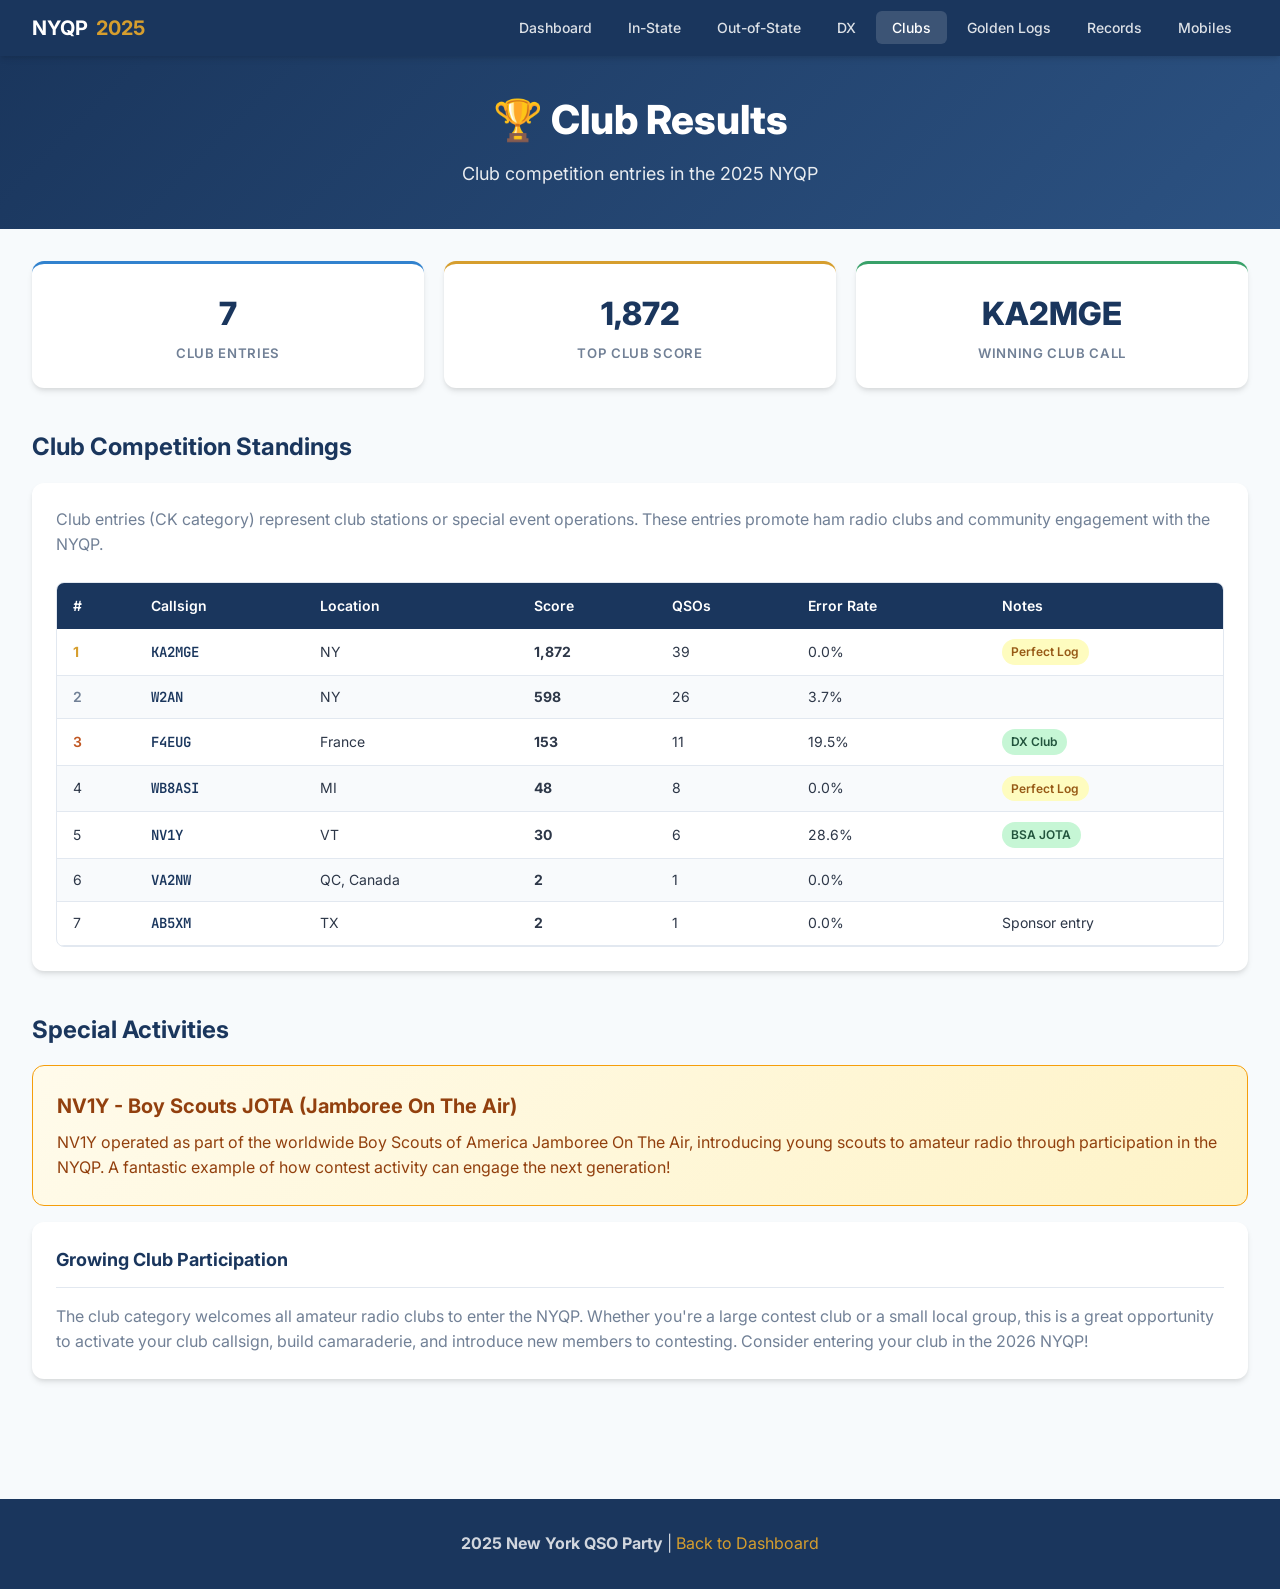
<file: dashboard/pages/clubs.html>
<!DOCTYPE html>
<html lang="en">
<head>
    <meta charset="UTF-8">
    <meta name="viewport" content="width=device-width, initial-scale=1.0">
    <title>Club Results - 2025 NYQP</title>
    <link rel="stylesheet" href="../css/style.css">
    <link href="https://fonts.googleapis.com/css2?family=Inter:wght@400;500;600;700;800&family=JetBrains+Mono:wght@500;600;700&display=swap" rel="stylesheet">
</head>
<body>
    <nav class="navbar">
        <div class="nav-container">
            <a href="../index.html" class="nav-brand">NYQP <span>2025</span></a>
            <button class="nav-toggle" onclick="toggleNav()">&#9776;</button>
            <ul class="nav-links" id="navLinks">
                <li><a href="../index.html">Dashboard</a></li>
                <li><a href="in-state.html">In-State</a></li>
                <li><a href="out-of-state.html">Out-of-State</a></li>
                <li><a href="dx.html">DX</a></li>
                <li><a href="clubs.html" class="active">Clubs</a></li>
                <li><a href="golden-logs.html">Golden Logs</a></li>
                <li><a href="records.html">Records</a></li>
                <li><a href="mobiles.html">Mobiles</a></li>
            </ul>
        </div>
    </nav>

    <section class="hero" style="padding: 2rem;">
        <h1>&#127942; Club Results</h1>
        <p class="subtitle">Club competition entries in the 2025 NYQP</p>
    </section>

    <main class="container">
        <div class="stats-grid">
            <div class="stat-card">
                <div class="stat-value">7</div>
                <div class="stat-label">Club Entries</div>
            </div>
            <div class="stat-card gold">
                <div class="stat-value">1,872</div>
                <div class="stat-label">Top Club Score</div>
            </div>
            <div class="stat-card green">
                <div class="stat-value">KA2MGE</div>
                <div class="stat-label">Winning Club Call</div>
            </div>
        </div>

        <section class="section">
            <h2 class="section-title">Club Competition Standings</h2>
            <div class="card">
                <p style="color: var(--text-light); margin-bottom: 1.5rem;">
                    Club entries (CK category) represent club stations or special event operations.
                    These entries promote ham radio clubs and community engagement with the NYQP.
                </p>
                <div class="table-container">
                    <table>
                        <thead>
                            <tr><th>#</th><th>Callsign</th><th>Location</th><th>Score</th><th>QSOs</th><th>Error Rate</th><th>Notes</th></tr>
                        </thead>
                        <tbody>
                            <tr>
                                <td class="rank-1">1</td>
                                <td class="callsign">KA2MGE</td>
                                <td>NY</td>
                                <td><strong>1,872</strong></td>
                                <td>39</td>
                                <td>0.0%</td>
                                <td><span class="badge badge-gold">Perfect Log</span></td>
                            </tr>
                            <tr>
                                <td class="rank-2">2</td>
                                <td class="callsign">W2AN</td>
                                <td>NY</td>
                                <td><strong>598</strong></td>
                                <td>26</td>
                                <td>3.7%</td>
                                <td></td>
                            </tr>
                            <tr>
                                <td class="rank-3">3</td>
                                <td class="callsign">F4EUG</td>
                                <td>France</td>
                                <td><strong>153</strong></td>
                                <td>11</td>
                                <td>19.5%</td>
                                <td><span class="badge badge-dx">DX Club</span></td>
                            </tr>
                            <tr>
                                <td>4</td>
                                <td class="callsign">WB8ASI</td>
                                <td>MI</td>
                                <td><strong>48</strong></td>
                                <td>8</td>
                                <td>0.0%</td>
                                <td><span class="badge badge-gold">Perfect Log</span></td>
                            </tr>
                            <tr>
                                <td>5</td>
                                <td class="callsign">NV1Y</td>
                                <td>VT</td>
                                <td><strong>30</strong></td>
                                <td>6</td>
                                <td>28.6%</td>
                                <td><span class="badge badge-ssb">BSA JOTA</span></td>
                            </tr>
                            <tr>
                                <td>6</td>
                                <td class="callsign">VA2NW</td>
                                <td>QC, Canada</td>
                                <td><strong>2</strong></td>
                                <td>1</td>
                                <td>0.0%</td>
                                <td></td>
                            </tr>
                            <tr>
                                <td>7</td>
                                <td class="callsign">AB5XM</td>
                                <td>TX</td>
                                <td><strong>2</strong></td>
                                <td>1</td>
                                <td>0.0%</td>
                                <td>Sponsor entry</td>
                            </tr>
                        </tbody>
                    </table>
                </div>
            </div>
        </section>

        <!-- Highlight: BSA JOTA -->
        <section class="section">
            <h2 class="section-title">Special Activities</h2>
            <div class="golden-highlight">
                <div class="call">NV1Y - Boy Scouts JOTA (Jamboree On The Air)</div>
                <p style="margin-top: 0.5rem; color: #92400e;">
                    NV1Y operated as part of the worldwide Boy Scouts of America Jamboree On The Air,
                    introducing young scouts to amateur radio through participation in the NYQP.
                    A fantastic example of how contest activity can engage the next generation!
                </p>
            </div>
            <div class="card" style="margin-top: 1rem;">
                <div class="card-header">Growing Club Participation</div>
                <p style="color: var(--text-light);">
                    The club category welcomes all amateur radio clubs to enter the NYQP.
                    Whether you're a large contest club or a small local group, this is a great
                    opportunity to activate your club callsign, build camaraderie, and introduce
                    new members to contesting. Consider entering your club in the 2026 NYQP!
                </p>
            </div>
        </section>
    </main>

    <footer class="footer">
        <p><strong>2025 New York QSO Party</strong> | <a href="../index.html">Back to Dashboard</a></p>
    </footer>

    <script>
        function toggleNav() { document.getElementById('navLinks').classList.toggle('show'); }
    </script>
</body>
</html>
</file>
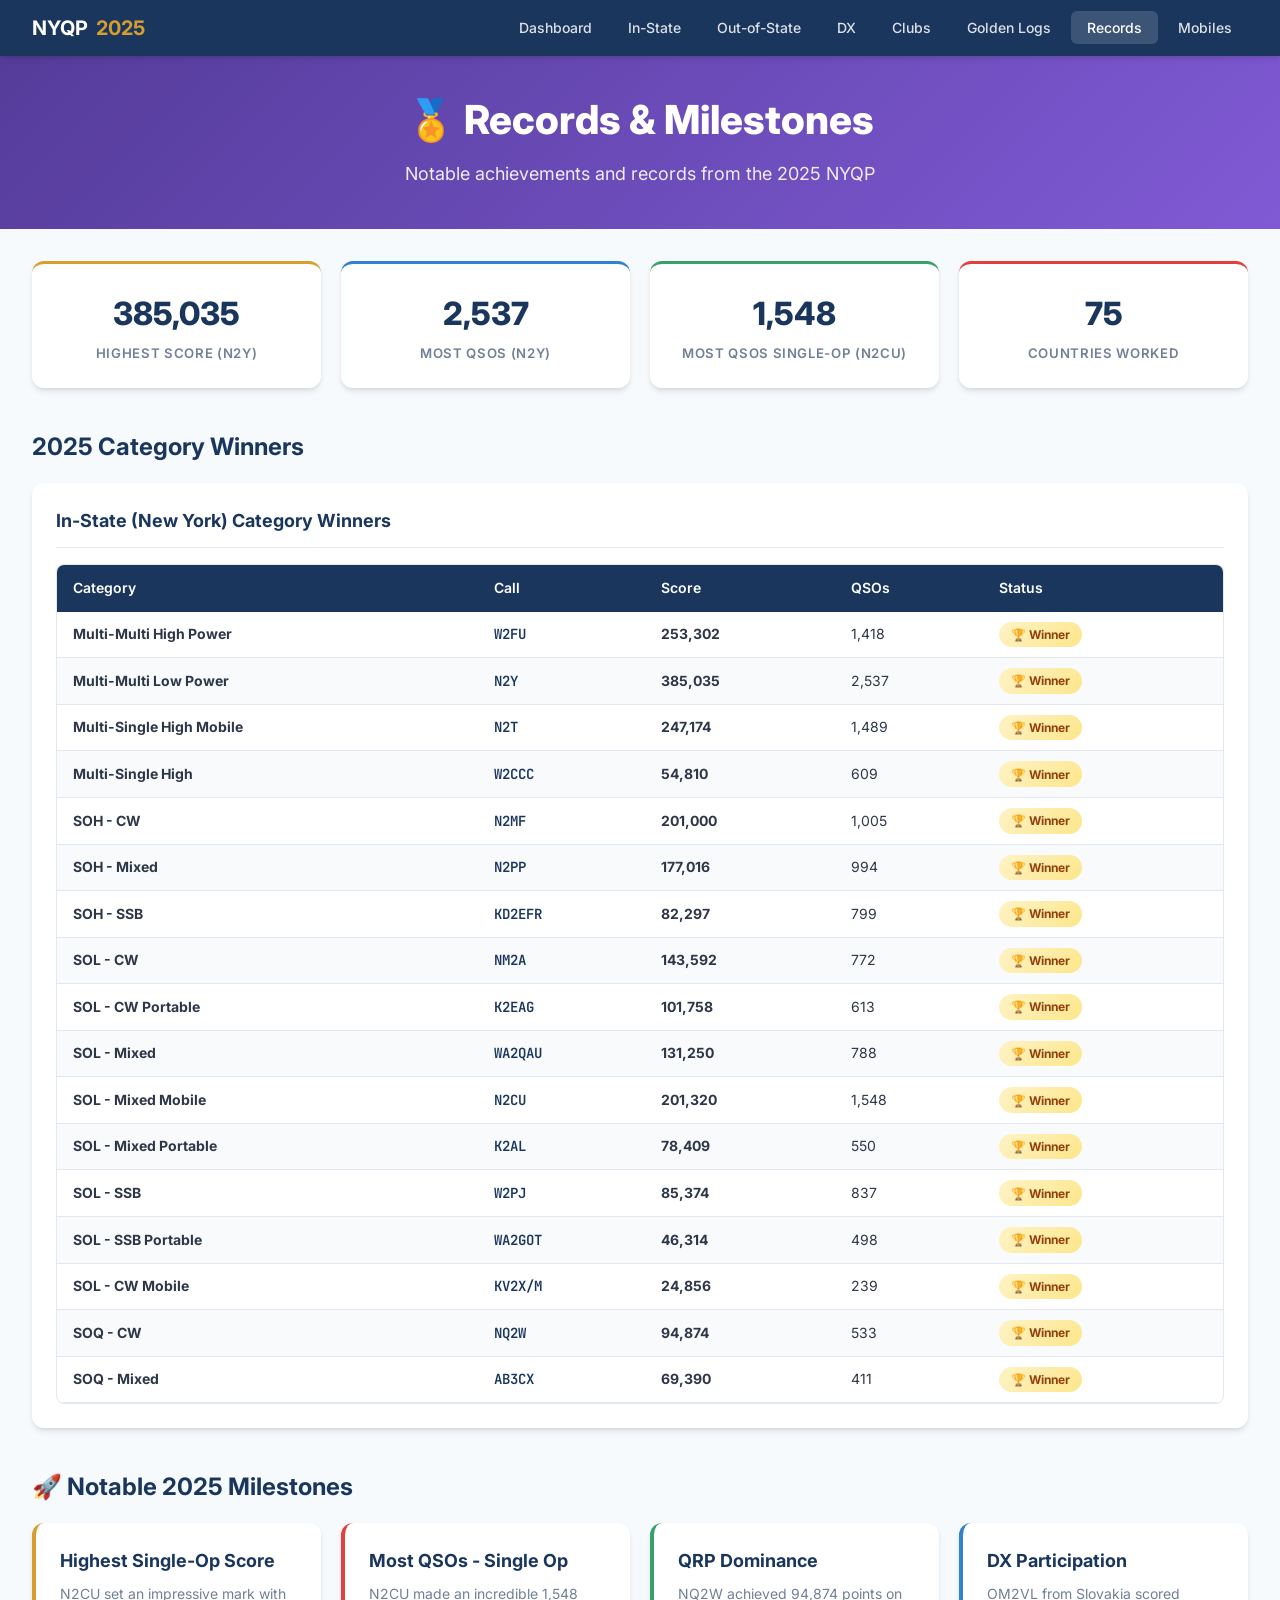
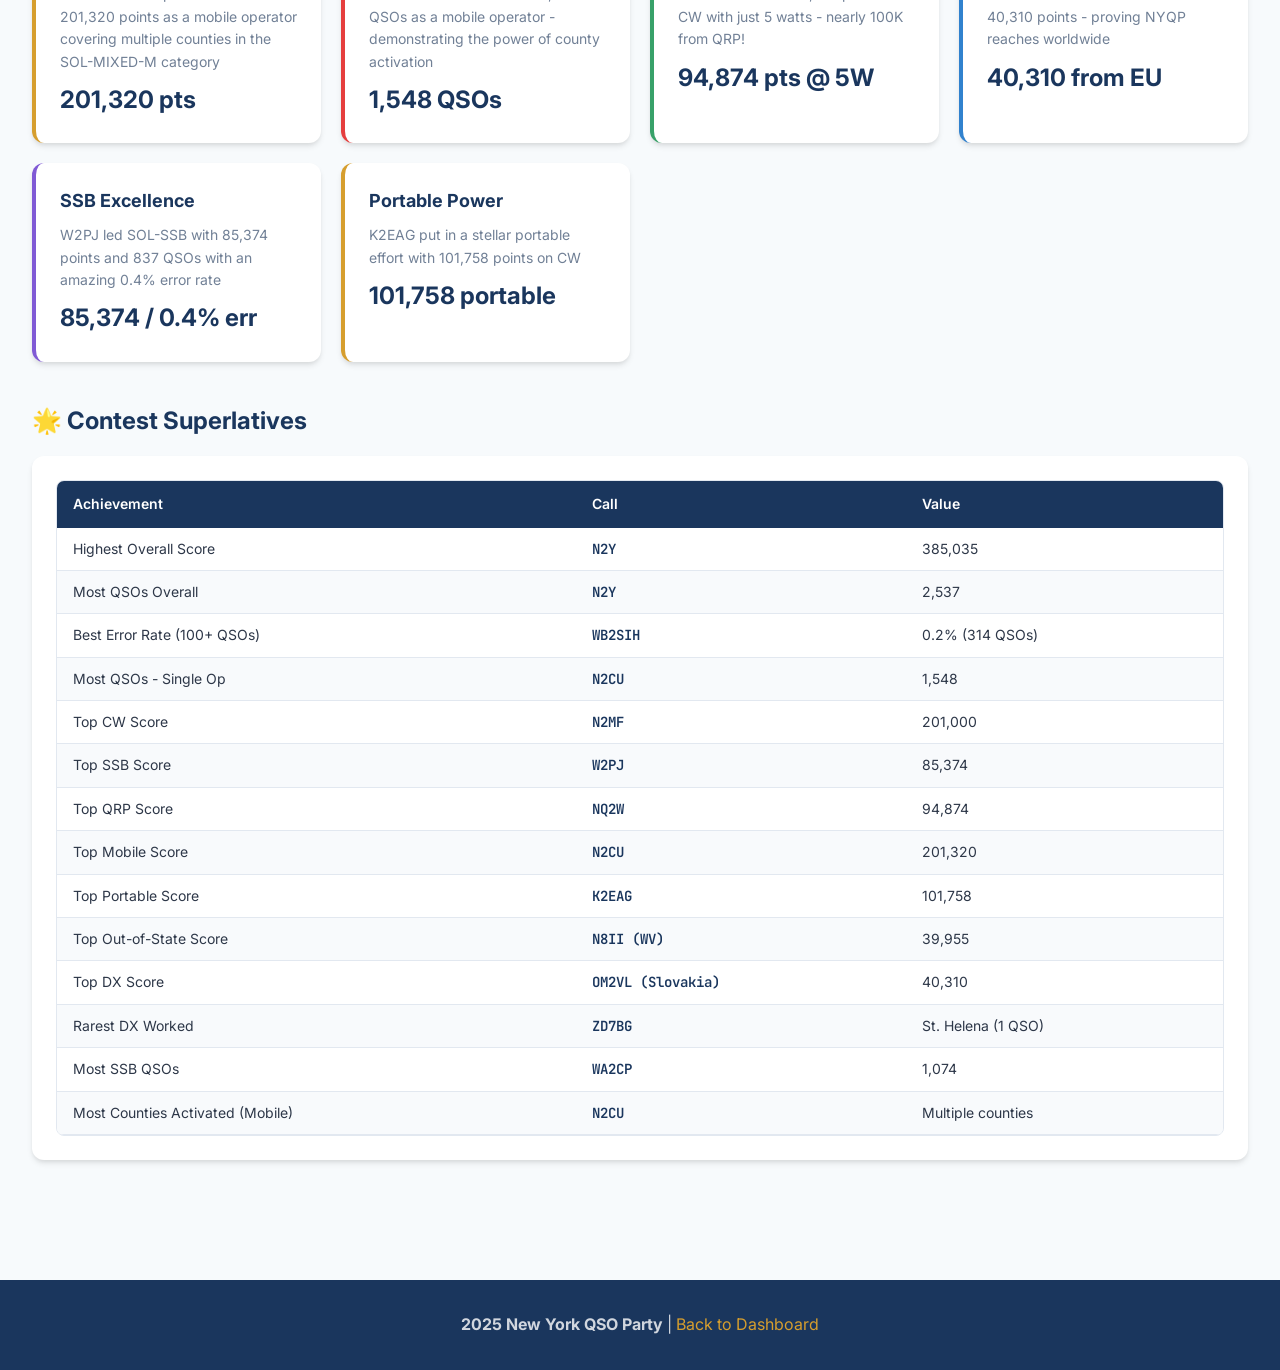
<file: dashboard/pages/records.html>
<!DOCTYPE html>
<html lang="en">
<head>
    <meta charset="UTF-8">
    <meta name="viewport" content="width=device-width, initial-scale=1.0">
    <title>Records & Milestones - 2025 NYQP</title>
    <link rel="stylesheet" href="../css/style.css">
    <link href="https://fonts.googleapis.com/css2?family=Inter:wght@400;500;600;700;800&family=JetBrains+Mono:wght@500;600;700&display=swap" rel="stylesheet">
</head>
<body>
    <nav class="navbar">
        <div class="nav-container">
            <a href="../index.html" class="nav-brand">NYQP <span>2025</span></a>
            <button class="nav-toggle" onclick="toggleNav()">&#9776;</button>
            <ul class="nav-links" id="navLinks">
                <li><a href="../index.html">Dashboard</a></li>
                <li><a href="in-state.html">In-State</a></li>
                <li><a href="out-of-state.html">Out-of-State</a></li>
                <li><a href="dx.html">DX</a></li>
                <li><a href="clubs.html">Clubs</a></li>
                <li><a href="golden-logs.html">Golden Logs</a></li>
                <li><a href="records.html" class="active">Records</a></li>
                <li><a href="mobiles.html">Mobiles</a></li>
            </ul>
        </div>
    </nav>

    <section class="hero" style="padding: 2rem; background: linear-gradient(135deg, #553c9a 0%, #805ad5 100%);">
        <h1>&#127941; Records & Milestones</h1>
        <p class="subtitle">Notable achievements and records from the 2025 NYQP</p>
    </section>

    <main class="container">
        <!-- Key Records -->
        <div class="stats-grid">
            <div class="stat-card gold">
                <div class="stat-value">385,035</div>
                <div class="stat-label">Highest Score (N2Y)</div>
            </div>
            <div class="stat-card">
                <div class="stat-value">2,537</div>
                <div class="stat-label">Most QSOs (N2Y)</div>
            </div>
            <div class="stat-card green">
                <div class="stat-value">1,548</div>
                <div class="stat-label">Most QSOs Single-Op (N2CU)</div>
            </div>
            <div class="stat-card red">
                <div class="stat-value">75</div>
                <div class="stat-label">Countries Worked</div>
            </div>
        </div>

        <!-- Records by Category -->
        <section class="section">
            <h2 class="section-title">2025 Category Winners</h2>
            <div class="card">
                <div class="card-header">In-State (New York) Category Winners</div>
                <div class="table-container">
                    <table>
                        <thead><tr><th>Category</th><th>Call</th><th>Score</th><th>QSOs</th><th>Status</th></tr></thead>
                        <tbody>
                            <tr><td><strong>Multi-Multi High Power</strong></td><td class="callsign">W2FU</td><td><strong>253,302</strong></td><td>1,418</td><td><span class="record-badge">&#127942; Winner</span></td></tr>
                            <tr><td><strong>Multi-Multi Low Power</strong></td><td class="callsign">N2Y</td><td><strong>385,035</strong></td><td>2,537</td><td><span class="record-badge">&#127942; Winner</span></td></tr>
                            <tr><td><strong>Multi-Single High Mobile</strong></td><td class="callsign">N2T</td><td><strong>247,174</strong></td><td>1,489</td><td><span class="record-badge">&#127942; Winner</span></td></tr>
                            <tr><td><strong>Multi-Single High</strong></td><td class="callsign">W2CCC</td><td><strong>54,810</strong></td><td>609</td><td><span class="record-badge">&#127942; Winner</span></td></tr>
                            <tr><td><strong>SOH - CW</strong></td><td class="callsign">N2MF</td><td><strong>201,000</strong></td><td>1,005</td><td><span class="record-badge">&#127942; Winner</span></td></tr>
                            <tr><td><strong>SOH - Mixed</strong></td><td class="callsign">N2PP</td><td><strong>177,016</strong></td><td>994</td><td><span class="record-badge">&#127942; Winner</span></td></tr>
                            <tr><td><strong>SOH - SSB</strong></td><td class="callsign">KD2EFR</td><td><strong>82,297</strong></td><td>799</td><td><span class="record-badge">&#127942; Winner</span></td></tr>
                            <tr><td><strong>SOL - CW</strong></td><td class="callsign">NM2A</td><td><strong>143,592</strong></td><td>772</td><td><span class="record-badge">&#127942; Winner</span></td></tr>
                            <tr><td><strong>SOL - CW Portable</strong></td><td class="callsign">K2EAG</td><td><strong>101,758</strong></td><td>613</td><td><span class="record-badge">&#127942; Winner</span></td></tr>
                            <tr><td><strong>SOL - Mixed</strong></td><td class="callsign">WA2QAU</td><td><strong>131,250</strong></td><td>788</td><td><span class="record-badge">&#127942; Winner</span></td></tr>
                            <tr><td><strong>SOL - Mixed Mobile</strong></td><td class="callsign">N2CU</td><td><strong>201,320</strong></td><td>1,548</td><td><span class="record-badge">&#127942; Winner</span></td></tr>
                            <tr><td><strong>SOL - Mixed Portable</strong></td><td class="callsign">K2AL</td><td><strong>78,409</strong></td><td>550</td><td><span class="record-badge">&#127942; Winner</span></td></tr>
                            <tr><td><strong>SOL - SSB</strong></td><td class="callsign">W2PJ</td><td><strong>85,374</strong></td><td>837</td><td><span class="record-badge">&#127942; Winner</span></td></tr>
                            <tr><td><strong>SOL - SSB Portable</strong></td><td class="callsign">WA2GOT</td><td><strong>46,314</strong></td><td>498</td><td><span class="record-badge">&#127942; Winner</span></td></tr>
                            <tr><td><strong>SOL - CW Mobile</strong></td><td class="callsign">KV2X/M</td><td><strong>24,856</strong></td><td>239</td><td><span class="record-badge">&#127942; Winner</span></td></tr>
                            <tr><td><strong>SOQ - CW</strong></td><td class="callsign">NQ2W</td><td><strong>94,874</strong></td><td>533</td><td><span class="record-badge">&#127942; Winner</span></td></tr>
                            <tr><td><strong>SOQ - Mixed</strong></td><td class="callsign">AB3CX</td><td><strong>69,390</strong></td><td>411</td><td><span class="record-badge">&#127942; Winner</span></td></tr>
                        </tbody>
                    </table>
                </div>
            </div>
        </section>

        <!-- Notable Milestones -->
        <section class="section">
            <h2 class="section-title">&#128640; Notable 2025 Milestones</h2>
            <div class="category-grid">
                <div class="category-card" style="border-left-color: var(--accent-gold);">
                    <h3>Highest Single-Op Score</h3>
                    <p>N2CU set an impressive mark with 201,320 points as a mobile operator covering multiple counties in the SOL-MIXED-M category</p>
                    <div class="cat-stat">201,320 pts</div>
                </div>
                <div class="category-card" style="border-left-color: var(--accent);">
                    <h3>Most QSOs - Single Op</h3>
                    <p>N2CU made an incredible 1,548 QSOs as a mobile operator - demonstrating the power of county activation</p>
                    <div class="cat-stat">1,548 QSOs</div>
                </div>
                <div class="category-card" style="border-left-color: var(--success);">
                    <h3>QRP Dominance</h3>
                    <p>NQ2W achieved 94,874 points on CW with just 5 watts - nearly 100K from QRP!</p>
                    <div class="cat-stat">94,874 pts @ 5W</div>
                </div>
                <div class="category-card" style="border-left-color: var(--info);">
                    <h3>DX Participation</h3>
                    <p>OM2VL from Slovakia scored 40,310 points - proving NYQP reaches worldwide</p>
                    <div class="cat-stat">40,310 from EU</div>
                </div>
                <div class="category-card" style="border-left-color: #805ad5;">
                    <h3>SSB Excellence</h3>
                    <p>W2PJ led SOL-SSB with 85,374 points and 837 QSOs with an amazing 0.4% error rate</p>
                    <div class="cat-stat">85,374 / 0.4% err</div>
                </div>
                <div class="category-card" style="border-left-color: var(--accent-gold);">
                    <h3>Portable Power</h3>
                    <p>K2EAG put in a stellar portable effort with 101,758 points on CW</p>
                    <div class="cat-stat">101,758 portable</div>
                </div>
            </div>
        </section>

        <!-- Superlatives -->
        <section class="section">
            <h2 class="section-title">&#127775; Contest Superlatives</h2>
            <div class="card">
                <div class="table-container">
                    <table>
                        <thead><tr><th>Achievement</th><th>Call</th><th>Value</th></tr></thead>
                        <tbody>
                            <tr><td>Highest Overall Score</td><td class="callsign">N2Y</td><td>385,035</td></tr>
                            <tr><td>Most QSOs Overall</td><td class="callsign">N2Y</td><td>2,537</td></tr>
                            <tr><td>Best Error Rate (100+ QSOs)</td><td class="callsign">WB2SIH</td><td>0.2% (314 QSOs)</td></tr>
                            <tr><td>Most QSOs - Single Op</td><td class="callsign">N2CU</td><td>1,548</td></tr>
                            <tr><td>Top CW Score</td><td class="callsign">N2MF</td><td>201,000</td></tr>
                            <tr><td>Top SSB Score</td><td class="callsign">W2PJ</td><td>85,374</td></tr>
                            <tr><td>Top QRP Score</td><td class="callsign">NQ2W</td><td>94,874</td></tr>
                            <tr><td>Top Mobile Score</td><td class="callsign">N2CU</td><td>201,320</td></tr>
                            <tr><td>Top Portable Score</td><td class="callsign">K2EAG</td><td>101,758</td></tr>
                            <tr><td>Top Out-of-State Score</td><td class="callsign">N8II (WV)</td><td>39,955</td></tr>
                            <tr><td>Top DX Score</td><td class="callsign">OM2VL (Slovakia)</td><td>40,310</td></tr>
                            <tr><td>Rarest DX Worked</td><td class="callsign">ZD7BG</td><td>St. Helena (1 QSO)</td></tr>
                            <tr><td>Most SSB QSOs</td><td class="callsign">WA2CP</td><td>1,074</td></tr>
                            <tr><td>Most Counties Activated (Mobile)</td><td class="callsign">N2CU</td><td>Multiple counties</td></tr>
                        </tbody>
                    </table>
                </div>
            </div>
        </section>
    </main>

    <footer class="footer">
        <p><strong>2025 New York QSO Party</strong> | <a href="../index.html">Back to Dashboard</a></p>
    </footer>

    <script>
        function toggleNav() { document.getElementById('navLinks').classList.toggle('show'); }
    </script>
</body>
</html>
</file>
<file: dashboard/css/style.css>
/* 2025 NYQP Dashboard - Modern Clean Design */
:root {
    --primary: #1a365d;
    --primary-light: #2c5282;
    --accent: #e53e3e;
    --accent-gold: #d69e2e;
    --bg: #f7fafc;
    --card-bg: #ffffff;
    --text: #2d3748;
    --text-light: #718096;
    --border: #e2e8f0;
    --success: #38a169;
    --info: #3182ce;
    --shadow: 0 4px 6px -1px rgba(0, 0, 0, 0.1), 0 2px 4px -1px rgba(0, 0, 0, 0.06);
    --shadow-lg: 0 10px 15px -3px rgba(0, 0, 0, 0.1), 0 4px 6px -2px rgba(0, 0, 0, 0.05);
    --radius: 12px;
}

* {
    margin: 0;
    padding: 0;
    box-sizing: border-box;
}

body {
    font-family: 'Inter', -apple-system, BlinkMacSystemFont, 'Segoe UI', Roboto, sans-serif;
    background: var(--bg);
    color: var(--text);
    line-height: 1.6;
}

/* Navigation */
.navbar {
    background: var(--primary);
    padding: 0.75rem 2rem;
    position: sticky;
    top: 0;
    z-index: 1000;
    box-shadow: var(--shadow);
}

.nav-container {
    max-width: 1400px;
    margin: 0 auto;
    display: flex;
    align-items: center;
    justify-content: space-between;
}

.nav-brand {
    color: white;
    font-size: 1.25rem;
    font-weight: 700;
    text-decoration: none;
    display: flex;
    align-items: center;
    gap: 0.5rem;
}

.nav-brand span {
    color: var(--accent-gold);
}

.nav-links {
    display: flex;
    list-style: none;
    gap: 0.25rem;
}

.nav-links a {
    color: rgba(255, 255, 255, 0.85);
    text-decoration: none;
    padding: 0.5rem 1rem;
    border-radius: 6px;
    font-size: 0.875rem;
    font-weight: 500;
    transition: all 0.2s;
}

.nav-links a:hover,
.nav-links a.active {
    background: rgba(255, 255, 255, 0.15);
    color: white;
}

.nav-toggle {
    display: none;
    background: none;
    border: none;
    color: white;
    font-size: 1.5rem;
    cursor: pointer;
}

/* Hero Section */
.hero {
    background: linear-gradient(135deg, var(--primary) 0%, var(--primary-light) 100%);
    color: white;
    padding: 3rem 2rem;
    text-align: center;
}

.hero h1 {
    font-size: 2.5rem;
    font-weight: 800;
    margin-bottom: 0.5rem;
}

.hero .subtitle {
    font-size: 1.125rem;
    opacity: 0.9;
    margin-bottom: 0.5rem;
}

.hero .date {
    font-size: 0.95rem;
    opacity: 0.75;
}

/* Main Content */
.container {
    max-width: 1400px;
    margin: 0 auto;
    padding: 2rem;
}

/* Stats Grid */
.stats-grid {
    display: grid;
    grid-template-columns: repeat(auto-fit, minmax(200px, 1fr));
    gap: 1.25rem;
    margin-bottom: 2.5rem;
}

.stat-card {
    background: var(--card-bg);
    border-radius: var(--radius);
    padding: 1.5rem;
    box-shadow: var(--shadow);
    text-align: center;
    transition: transform 0.2s, box-shadow 0.2s;
    border-top: 3px solid var(--info);
}

.stat-card:hover {
    transform: translateY(-2px);
    box-shadow: var(--shadow-lg);
}

.stat-card.gold {
    border-top-color: var(--accent-gold);
}

.stat-card.red {
    border-top-color: var(--accent);
}

.stat-card.green {
    border-top-color: var(--success);
}

.stat-value {
    font-size: 2rem;
    font-weight: 800;
    color: var(--primary);
    margin-bottom: 0.25rem;
}

.stat-label {
    font-size: 0.825rem;
    color: var(--text-light);
    text-transform: uppercase;
    letter-spacing: 0.05em;
    font-weight: 600;
}

/* Section Cards */
.section {
    margin-bottom: 2.5rem;
}

.section-title {
    font-size: 1.5rem;
    font-weight: 700;
    margin-bottom: 1rem;
    color: var(--primary);
    display: flex;
    align-items: center;
    gap: 0.5rem;
}

.card {
    background: var(--card-bg);
    border-radius: var(--radius);
    padding: 1.5rem;
    box-shadow: var(--shadow);
    margin-bottom: 1.5rem;
}

.card-header {
    font-size: 1.125rem;
    font-weight: 700;
    margin-bottom: 1rem;
    padding-bottom: 0.75rem;
    border-bottom: 1px solid var(--border);
    color: var(--primary);
}

/* Tables */
.table-container {
    overflow-x: auto;
    border-radius: 8px;
    border: 1px solid var(--border);
}

table {
    width: 100%;
    border-collapse: collapse;
    font-size: 0.875rem;
}

thead {
    background: var(--primary);
    color: white;
}

th {
    padding: 0.75rem 1rem;
    text-align: left;
    font-weight: 600;
    white-space: nowrap;
    cursor: pointer;
    user-select: none;
}

th:hover {
    background: var(--primary-light);
}

td {
    padding: 0.625rem 1rem;
    border-bottom: 1px solid var(--border);
}

tbody tr:hover {
    background: #edf2f7;
}

tbody tr:nth-child(even) {
    background: #f8fafc;
}

tbody tr:nth-child(even):hover {
    background: #edf2f7;
}

.rank-1 { font-weight: 700; color: var(--accent-gold); }
.rank-2 { font-weight: 600; color: #718096; }
.rank-3 { font-weight: 600; color: #c05621; }

/* Badges */
.badge {
    display: inline-block;
    padding: 0.2rem 0.6rem;
    border-radius: 20px;
    font-size: 0.75rem;
    font-weight: 600;
}

.badge-gold { background: #fefcbf; color: #975a16; }
.badge-cw { background: #bee3f8; color: #2a4365; }
.badge-ssb { background: #c6f6d5; color: #22543d; }
.badge-mixed { background: #e9d8fd; color: #44337a; }
.badge-dg { background: #fed7d7; color: #742a2a; }
.badge-ny { background: #bee3f8; color: #2a4365; }
.badge-out { background: #fefcbf; color: #975a16; }
.badge-dx { background: #c6f6d5; color: #22543d; }

/* Charts */
.chart-container {
    position: relative;
    height: 300px;
    margin-top: 1rem;
}

.chart-row {
    display: grid;
    grid-template-columns: repeat(auto-fit, minmax(400px, 1fr));
    gap: 1.5rem;
    margin-bottom: 2rem;
}

/* Category Navigation Cards */
.category-grid {
    display: grid;
    grid-template-columns: repeat(auto-fit, minmax(280px, 1fr));
    gap: 1.25rem;
    margin-bottom: 2.5rem;
}

.category-card {
    background: var(--card-bg);
    border-radius: var(--radius);
    padding: 1.5rem;
    box-shadow: var(--shadow);
    text-decoration: none;
    color: var(--text);
    transition: transform 0.2s, box-shadow 0.2s;
    border-left: 4px solid var(--info);
}

.category-card:hover {
    transform: translateY(-3px);
    box-shadow: var(--shadow-lg);
}

.category-card h3 {
    font-size: 1.125rem;
    margin-bottom: 0.5rem;
    color: var(--primary);
}

.category-card p {
    font-size: 0.875rem;
    color: var(--text-light);
}

.category-card .cat-stat {
    font-size: 1.5rem;
    font-weight: 700;
    color: var(--primary);
    margin-top: 0.5rem;
}

/* Golden Log Highlight */
.golden-highlight {
    background: linear-gradient(135deg, #fffbeb 0%, #fef3c7 100%);
    border: 1px solid #f59e0b;
    border-radius: var(--radius);
    padding: 1.5rem;
    margin-bottom: 1rem;
}

.golden-highlight .call {
    font-size: 1.25rem;
    font-weight: 700;
    color: #92400e;
}

/* Filter Controls */
.filters {
    display: flex;
    gap: 0.75rem;
    margin-bottom: 1.5rem;
    flex-wrap: wrap;
    align-items: center;
}

.filter-btn {
    padding: 0.5rem 1rem;
    border: 1px solid var(--border);
    border-radius: 20px;
    background: var(--card-bg);
    color: var(--text);
    font-size: 0.825rem;
    font-weight: 500;
    cursor: pointer;
    transition: all 0.2s;
}

.filter-btn:hover,
.filter-btn.active {
    background: var(--primary);
    color: white;
    border-color: var(--primary);
}

.search-box {
    padding: 0.5rem 1rem;
    border: 1px solid var(--border);
    border-radius: 20px;
    font-size: 0.875rem;
    width: 200px;
    outline: none;
}

.search-box:focus {
    border-color: var(--info);
    box-shadow: 0 0 0 3px rgba(49, 130, 206, 0.1);
}

/* Record Indicators */
.record-badge {
    display: inline-flex;
    align-items: center;
    gap: 0.25rem;
    background: linear-gradient(135deg, #fef3c7, #fde68a);
    color: #92400e;
    padding: 0.2rem 0.75rem;
    border-radius: 20px;
    font-size: 0.75rem;
    font-weight: 700;
}

/* Footer */
.footer {
    background: var(--primary);
    color: rgba(255, 255, 255, 0.8);
    text-align: center;
    padding: 2rem;
    margin-top: 3rem;
}

.footer a {
    color: var(--accent-gold);
    text-decoration: none;
}

/* Responsive */
@media (max-width: 768px) {
    .nav-links {
        display: none;
        flex-direction: column;
        position: absolute;
        top: 100%;
        left: 0;
        right: 0;
        background: var(--primary);
        padding: 1rem;
    }

    .nav-links.show {
        display: flex;
    }

    .nav-toggle {
        display: block;
    }

    .hero h1 {
        font-size: 1.75rem;
    }

    .stats-grid {
        grid-template-columns: repeat(2, 1fr);
    }

    .chart-row {
        grid-template-columns: 1fr;
    }

    .container {
        padding: 1rem;
    }

    .filters {
        flex-direction: column;
        align-items: stretch;
    }

    .search-box {
        width: 100%;
    }
}

/* Animations */
@keyframes fadeIn {
    from { opacity: 0; transform: translateY(10px); }
    to { opacity: 1; transform: translateY(0); }
}

.stat-card, .card, .category-card {
    animation: fadeIn 0.4s ease-out;
}

/* Callsign styling */
.callsign {
    font-family: 'JetBrains Mono', 'Fira Code', monospace;
    font-weight: 600;
    color: var(--primary);
}

/* Scrollbar */
::-webkit-scrollbar {
    width: 8px;
    height: 8px;
}

::-webkit-scrollbar-track {
    background: #f1f1f1;
    border-radius: 4px;
}

::-webkit-scrollbar-thumb {
    background: #cbd5e0;
    border-radius: 4px;
}

::-webkit-scrollbar-thumb:hover {
    background: #a0aec0;
}
</file>
